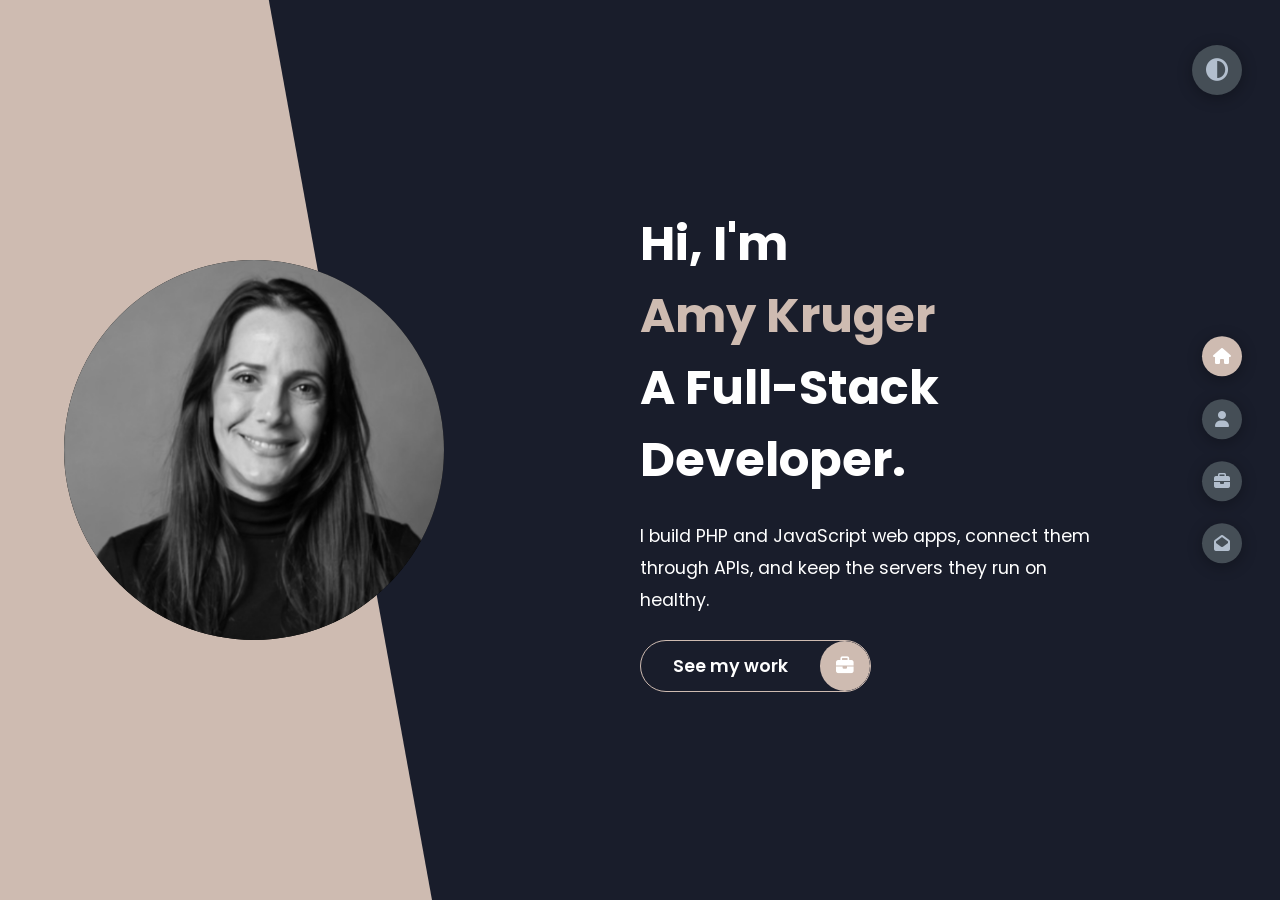
<file: index.html>
<!doctype html>
<html lang="en">
  <!-- ==================================================
       HEAD: meta, título, estilos, fuentes e iconos
       ================================================== -->
  <head>
    <meta charset="UTF-8" />
    <meta http-equiv="X-UA-Compatible" content="IE=edge" />
    <meta name="viewport" content="width=device-width, initial-scale=1.0" />
    <title>Amaranta Kruger | Full-Stack Developer</title>
    <meta
      name="description"
      content="Amaranta (Amy) Kruger, Full-Stack Developer in Barcelona. PHP, Laravel, JavaScript and Vue.js web apps, APIs and server infrastructure."
    />
    <!-- Hoja de estilos propia -->
    <link rel="stylesheet" href="styles/styles.css" />
    <!-- Google Fonts (preconnect) -->
    <link rel="preconnect" href="https://fonts.googleapis.com" />
    <link rel="preconnect" href="https://fonts.gstatic.com" crossorigin />
    <!-- Font Awesome (iconos) -->
    <link
      rel="stylesheet"
      href="https://cdnjs.cloudflare.com/ajax/libs/font-awesome/6.1.2/css/all.min.css"
      integrity="sha512-1sCRPdkRXhBV2PBLUdRb4tMg1w2YPf37qatUFeS7zlBy7jJI8Lf4VHwWfZZfpXtYSLy85pkm9GaYVYMfw5BC1A=="
      crossorigin="anonymous"
      referrerpolicy="no-referrer"
    />
    <!-- Fuente Poppins -->
    <link
      href="https://fonts.googleapis.com/css2?family=Poppins:ital,wght@0,400;0,500;0,600;0,700;1,400;1,600&display=swap"
      rel="stylesheet"
    />
  </head>
  <!-- ================= FIN HEAD ================= -->

  <body class="main-content">
    <!-- ==================================================
         HEADER / HERO (#home): foto, nombre y botón CV
         ================================================== -->
    <header class="container header active" id="home">
      <div class="header-content">
        <!-- Hero: columna izquierda (imagen) -->
        <div class="left-header">
          <div class="h-shape"></div>
          <div class="image">
            <img src="img/hero.png" alt="Portrait of Amaranta Kruger" />
          </div>
        </div>
        <!-- Hero: columna derecha (texto + botón a proyectos) -->
        <div class="right-header">
          <h1 class="name">
            Hi, I'm<br /><span>Amy Kruger</span><br />
            A Full-Stack Developer.
          </h1>
          <p>
            I build PHP and JavaScript web apps, connect them through APIs, and
            keep the servers they run on healthy.
          </p>
          <div class="btn-con">
            <a href="#portfolio" class="main-btn" data-goto="portfolio">
              <span class="btn-text">See my work</span>
              <span class="btn-icon"><i class="fas fa-briefcase"></i></span>
            </a>
          </div>
        </div>
      </div>
    </header>
    <!-- ================= FIN HEADER / HERO ================= -->

    <main>
      <!-- ==================================================
           ABOUT ME (#about)
           ================================================== -->
      <section class="container about" id="about">
        <!-- About: título -->
        <div class="main-title">
          <h2>About <span>me</span><span class="bg-text">About Me</span></h2>
        </div>
        <div class="about-container">
          <!-- About: texto de presentación (izquierda) -->
          <div class="left-about">
            <h4>Information About me</h4>
            <p>
              I'm a Full-Stack Developer based in Barcelona with 3.5+ years of
              professional experience building and maintaining web applications
              in PHP (OOP), MySQL and JavaScript, connected through REST and
              third-party APIs. At BlueMediaAds, an email marketing company
              serving the Netherlands, Belgium, Germany, Poland and Switzerland,
              I built a real-estate CRM integrated with HubSpot, Pipeliner,
              Stripe and Chargebee, managed a Laravel data-intake API, and took
              full ownership of production: servers on OVH and Host Europe, DNS,
              SSL and the email sending infrastructure.
              <br />
              <br />
              Before tech, I spent six years as a Project Manager in audiovisual
              production and advertising in Buenos Aires, working with agencies
              like BBDO and Ogilvy. That background and my degree in Image and
              Sound Design give me a real eye for design and UX, and the habit
              of delivering on tight deadlines. Today I work with Laravel,
              Vue.js and AI tools every day, including AI-powered apps built on
              the Claude API.
            </p>
            <div class="btn-con">
              <a href="#contact" class="main-btn" data-goto="contact">
                <span class="btn-text">Get in touch</span>
                <span class="btn-icon"><i class="fas fa-envelope"></i></span>
              </a>
            </div>
          </div>
          <!-- About: cifras destacadas (derecha) -->
          <div class="right-about">
            <div class="about-item">
              <div class="abt-text">
                <p class="large-text">3.5+</p>
                <p class="small-text">
                  Years as a <br />
                  Full-Stack Developer
                </p>
              </div>
            </div>
            <div class="about-item">
              <div class="abt-text">
                <p class="large-text">6</p>
                <p class="small-text">
                  Years in Project <br />
                  Management
                </p>
              </div>
            </div>
            <div class="about-item">
              <div class="abt-text">
                <p class="large-text">5</p>
                <p class="small-text">
                  European Markets <br />
                  Served
                </p>
              </div>
            </div>
            <div class="about-item">
              <div class="abt-text">
                <p class="large-text">20+</p>
                <p class="small-text">Projects Led</p>
              </div>
            </div>
          </div>
        </div>

        <!-- ---------- About: MY SKILLS (agrupadas por área, sin porcentajes) ---------- -->
        <div class="about-stats">
          <h4 class="stat-title">My Skills</h4>
          <div class="skill-groups">
            <!-- Backend -->
            <div class="skill-group">
              <p class="skill-group-title">Backend</p>
              <ul class="skill-tags">
                <li>PHP (OOP)</li>
                <li>Laravel</li>
                <li>REST APIs</li>
                <li>MySQL / MariaDB</li>
                <li>PHPUnit</li>
                <li>DDD</li>
              </ul>
            </div>
            <!-- Frontend -->
            <div class="skill-group">
              <p class="skill-group-title">Frontend</p>
              <ul class="skill-tags">
                <li>JavaScript</li>
                <li>Vue.js</li>
                <li>React</li>
                <li>HTML5</li>
                <li>CSS3</li>
                <li>Tailwind CSS</li>
                <li>Bootstrap</li>
                <li>jQuery</li>
              </ul>
            </div>
            <!-- Servidores y herramientas -->
            <div class="skill-group">
              <p class="skill-group-title">Servers &amp; Tools</p>
              <ul class="skill-tags">
                <li>Linux</li>
                <li>Apache</li>
                <li>Git / GitHub</li>
                <li>Composer</li>
                <li>NPM</li>
                <li>DNS &amp; SSL</li>
                <li>OVH</li>
                <li>Host Europe</li>
              </ul>
            </div>
            <!-- IA -->
            <div class="skill-group">
              <p class="skill-group-title">AI-Assisted Development</p>
              <ul class="skill-tags">
                <li>Claude API</li>
                <li>Claude Code</li>
                <li>GitHub Copilot</li>
              </ul>
            </div>
            <!-- Integraciones -->
            <div class="skill-group">
              <p class="skill-group-title">Integrations</p>
              <ul class="skill-tags">
                <li>HubSpot</li>
                <li>Pipeliner</li>
                <li>Stripe</li>
                <li>Chargebee</li>
                <li>SparkPost</li>
                <li>Ongage</li>
              </ul>
            </div>
            <!-- Diseño -->
            <div class="skill-group">
              <p class="skill-group-title">Design &amp; Prototyping</p>
              <ul class="skill-tags">
                <li>Figma</li>
                <li>Wireframing</li>
                <li>Adobe Illustrator</li>
                <li>Adobe InDesign</li>
              </ul>
            </div>
          </div>
        </div>
        <!-- ---------- Fin MY SKILLS ---------- -->

        <!-- ---------- About: MY TIMELINE (experiencia y formación) ---------- -->
        <h4 class="stat-title">My Timeline</h4>
        <div class="timeline">
          <!-- Timeline: BlueMediaAds (2022 - 2026) -->
          <div class="timeline-item">
            <div class="tl-icon">
              <i class="fas fa-briefcase"></i>
            </div>
            <p class="tl-duration">Oct 2022 - Mar 2026</p>
            <h5>
              Full-Stack Developer<span> - BlueMediaAds, Barcelona, Spain</span>
            </h5>
            <ul class="tl-list">
              <li>
                Built and maintained web applications in PHP (OOP) and
                MySQL/MariaDB on a LAMP stack, with responsive front-end
                (JavaScript, jQuery, Ajax, Bootstrap) and Git/GitHub version
                control.
              </li>
              <li>
                Built a real-estate CRM with role management, automatic lead
                assignment and relational data modeling, integrated via API with
                HubSpot, Pipeliner, Stripe and Chargebee, through to production.
              </li>
              <li>
                Managed the Laravel data-intake API: onboarding new data
                providers and monitoring the contact databases that fed
                automated mass email campaigns across Europe.
              </li>
              <li>
                Took autonomous ownership of production environments, reporting
                directly to the CEO.
              </li>
              <li>
                Managed servers and domains on OVH and Host Europe (DNS, SPF,
                DKIM, DMARC, SSL/Sectigo) and the sending infrastructure on
                SparkPost and Ongage.
              </li>
              <li>
                Built landing pages and maintained WordPress sites, with
                tracking set up through Google Tag Manager.
              </li>
              <li>
                Debugged and resolved production issues, and wrote technical
                documentation and internal tutorials.
              </li>
            </ul>
          </div>
          <!-- Timeline: GaoTek internship (2022) -->
          <div class="timeline-item">
            <div class="tl-icon">
              <i class="fas fa-briefcase"></i>
            </div>
            <p class="tl-duration">Jun - Sep 2022</p>
            <h5>
              Software Developer Intern<span> - GAOTek Inc., Remote</span>
            </h5>
            <ul class="tl-list">
              <li>
                Debugged, tested and documented code across several
                applications.
              </li>
              <li>
                Researched, investigated and fixed a wide range of technical
                issues.
              </li>
            </ul>
          </div>
          <!-- Timeline: Mindroom diploma (2021 - 2023) -->
          <div class="timeline-item">
            <div class="tl-icon">
              <i class="fas fa-graduation-cap"></i>
            </div>
            <p class="tl-duration">2021 - 2023</p>
            <h5>
              Website Development Diploma<span>
                - Mindroom Institute, Burleigh Heads, Australia</span
              >
            </h5>
            <ul class="tl-list">
              <li>
                Responsive full-stack web apps, from design to front-end and
                backend code.
              </li>
              <li>Front-end: HTML, CSS, JavaScript and Bootstrap.</li>
              <li>Backend: PHP, MySQL and MongoDB.</li>
              <li>Frameworks: Django (Python) and React. CMS: WordPress.</li>
              <li>Wireframing with Figma and Adobe Illustrator.</li>
              <li>W3C standards testing, debugging and performance testing.</li>
            </ul>
          </div>
          <!-- Timeline: Eagle Academy business certificate (2020) -->
          <div class="timeline-item">
            <div class="tl-icon">
              <i class="fas fa-graduation-cap"></i>
            </div>
            <p class="tl-duration">2020</p>
            <h5>
              Business Certificate I<span>
                - Eagle Academy, Burleigh Heads, Australia</span
              >
            </h5>
            <ul class="tl-list">
              <li>
                Basic economics and accounting, administrative and managerial
                processes, and entrepreneurship.
              </li>
            </ul>
          </div>
          <!-- Timeline: TVD Project Manager (2012 - 2018) -->
          <div class="timeline-item">
            <div class="tl-icon">
              <i class="fas fa-briefcase"></i>
            </div>
            <p class="tl-duration">2012 - 2018</p>
            <h5>Project Manager<span> - TVD, Buenos Aires, Argentina</span></h5>
            <ul class="tl-list">
              <li>
                Coordinated audiovisual production and post-production projects.
              </li>
              <li>
                Worked with the Adobe suite, video formats and codecs, delivery
                protocols and player technologies.
              </li>
              <li>
                Worked in partnership with advertising agencies such as BBDO and
                Ogilvy.
              </li>
            </ul>
          </div>
          <!-- Timeline: UBA Image and Sound Design -->
          <div class="timeline-item">
            <div class="tl-icon">
              <i class="fas fa-graduation-cap"></i>
            </div>
            <p class="tl-duration">2007 - 2014</p>
            <h5>
              Degree in Image and Sound Design<span>
                - University of Buenos Aires, Argentina</span
              >
            </h5>
            <ul class="tl-list">
              <li>
                Video and sound editing with Adobe Premiere Pro and Final Cut.
              </li>
              <li>3D animation with 3ds Max.</li>
              <li>Project budgeting and industry standards.</li>
              <li>Aesthetics, cinema and art theory.</li>
            </ul>
          </div>
        </div>
        <!-- ---------- Fin MY TIMELINE ---------- -->
      </section>
      <!-- ================= FIN ABOUT ME ================= -->

      <!-- ==================================================
           PORTFOLIO / MY WORK (#portfolio)
           ================================================== -->
      <section class="container" id="portfolio">
        <!-- Portfolio: título e intro -->
        <div class="main-title">
          <h2>My <span>Work</span><span class="bg-text">My Work</span></h2>
        </div>
        <p class="port-text">
          Personal projects and production work at BlueMediaAds, from full-stack
          apps to payment integrations.
        </p>

        <div class="portfolios">
          <!-- Proyecto: Order Normalizer Agent (en desarrollo) -->
          <div class="portfolio-item">
            <div class="image">
              <img
                src="img/order_normalizer_agent.png"
                alt="Order Normalizer Agent interface normalizing a restaurant order"
              />
            </div>
            <div class="hover-items">
              <h3>Project Source</h3>
              <div class="icons">
                <a
                  href="https://github.com/amarantak/order-normalizer-agent"
                  class="icon"
                  target="_blank"
                  rel="noopener noreferrer"
                  aria-label="Order Normalizer Agent source code on GitHub"
                >
                  <i class="fab fa-github"></i>
                </a>
              </div>
            </div>
            <div class="portfolio-text">
              <h4>Order Normalizer Agent</h4>
              <p>
                Technologies: Laravel 12, Vue 3, Claude API, DDD, PHPUnit.<br />
                Features: AI agent that normalizes restaurant orders from
                multiple POS formats into a unified schema and detects
                anomalies. Uses an agentic reason, validate and correct loop,
                escalating to human review when the data doesn't add up.<br />
                Start Date: 2026 (work in progress)<br />
              </p>
            </div>
          </div>
          <!-- Proyecto: Online Store (Macondo) -->
          <div class="portfolio-item">
            <div class="image">
              <img src="img/macondo.png" alt="Macondo Cerámica online store" />
            </div>
            <div class="hover-items">
              <h3>Project Source</h3>
              <div class="icons">
                <a
                  href="https://github.com/amarantak/macondo_tienda"
                  class="icon"
                  target="_blank"
                  rel="noopener noreferrer"
                  aria-label="Macondo Cerámica source code on GitHub"
                >
                  <i class="fab fa-github"></i>
                </a>
              </div>
            </div>
            <div class="portfolio-text">
              <h4>Macondo Cerámica Online Store</h4>
              <p>
                Technologies: OOP PHP, PDO, MySQL, Stripe SDK.<br />
                Features: Online store with payments and an admin section with
                CRUD. Built from architecture to production, using Claude as a
                development assistant.<br />
                Start Date: 2026<br />
              </p>
            </div>
          </div>
          <!-- Proyecto: Laravel Blog website -->
          <div class="portfolio-item">
            <div class="image">
              <img src="img/laravel.png" alt="Laravel blog website" />
            </div>
            <div class="hover-items">
              <h3>Project Source</h3>
              <div class="icons">
                <a
                  href="https://github.com/amarantak/laravel_website"
                  class="icon"
                  target="_blank"
                  rel="noopener noreferrer"
                  aria-label="Laravel blog source code on GitHub"
                >
                  <i class="fab fa-github"></i>
                </a>
              </div>
            </div>
            <div class="portfolio-text">
              <h4>Laravel Blog Website</h4>
              <p>
                Technologies: Laravel 8, MySQL, Bootstrap, CSS.<br />
                Features: Multipage website with authentication, MySQL and
                CRUD.<br />
                Start Date: 2024<br />
              </p>
            </div>
          </div>
          <!-- Proyecto: CRM app for BlueMediaAds (Instantcall) -->
          <div class="portfolio-item">
            <div class="image">
              <img src="img/instantcall.jpg" alt="Instantcall CRM" />
            </div>
            <div class="hover-items">
              <h3>Video Demos</h3>
              <div class="icons">
                <a
                  href="https://www.youtube.com/@instantcall"
                  class="icon"
                  target="_blank"
                  rel="noopener noreferrer"
                  aria-label="Instantcall video demos on YouTube"
                >
                  <i class="fab fa-youtube"></i>
                </a>
              </div>
            </div>
            <div class="portfolio-text">
              <h4>Real-Estate CRM for BlueMediaAds</h4>
              <p>
                Technologies: PHP, MySQL, REST APIs, Bootstrap, CSS, JS.<br />
                Features: Admin, moderator and agent roles, automatic lead
                assignment, HubSpot and Pipeliner integrations, Stripe and
                Chargebee billing. Built by me under a senior developer's
                supervision, through to production.<br />
                Start Date: 2023<br />
              </p>
            </div>
          </div>
          <!-- Proyecto: Website for BlueMediaAds (Instantcall web) -->
          <div class="portfolio-item">
            <div class="image">
              <img
                src="img/instantcall_web.png"
                alt="Instantcall website homepage"
              />
            </div>
            <div class="hover-items">
              <h3>Visit Website</h3>
              <div class="icons">
                <a
                  href="https://instantcall.io/pages/index.php"
                  class="icon"
                  target="_blank"
                  rel="noopener noreferrer"
                  aria-label="Visit the Instantcall website"
                >
                  <i class="fas fa-link"></i>
                </a>
              </div>
            </div>
            <div class="portfolio-text">
              <h4>Website for BlueMediaAds</h4>
              <p>
                Technologies: Bootstrap, HTML, CSS, PHP, JS.<br />
                Features: Multipage responsive website with contact form.<br />
                Start Date: 2024<br />
              </p>
            </div>
          </div>
          <!-- Proyecto: PHP Checkout (Stripe) -->
          <div class="portfolio-item">
            <div class="image">
              <img src="img/stripe.png" alt="PHP checkout with Stripe" />
            </div>
            <div class="hover-items">
              <h3>Project Source</h3>
              <div class="icons">
                <a
                  href="https://github.com/amarantak/php_stripe_app"
                  class="icon"
                  target="_blank"
                  rel="noopener noreferrer"
                  aria-label="PHP checkout source code on GitHub"
                >
                  <i class="fab fa-github"></i>
                </a>
              </div>
            </div>
            <div class="portfolio-text">
              <h4>PHP Checkout</h4>
              <p>
                Technologies: OOP PHP, Stripe API, MySQL, JS, Bootstrap.<br />
                Features: Payment page with an admin view for transactions and
                customers.<br />
                Start Date: 2023<br />
              </p>
            </div>
          </div>
          <!-- Proyecto: Gym Website Demo -->
          <div class="portfolio-item">
            <div class="image">
              <img src="img/gym.png" alt="Gym website homepage" />
            </div>
            <div class="hover-items">
              <h3>Project Source</h3>
              <div class="icons">
                <a
                  href="https://github.com/amarantak/gym-demo"
                  class="icon"
                  target="_blank"
                  rel="noopener noreferrer"
                  aria-label="Gym website source code on GitHub"
                >
                  <i class="fab fa-github"></i>
                </a>
              </div>
            </div>
            <div class="portfolio-text">
              <h4>Gym Website Demo</h4>
              <p>
                Technologies: PHP, MySQL, HTML, CSS.<br />
                Features: Multipage website with admin, staff and user
                sections.<br />
                Start Date: March 2022<br />
              </p>
            </div>
          </div>
          <!-- Proyecto: Simple Website (3D) -->
          <div class="portfolio-item">
            <div class="image">
              <img src="img/3d2.jpg" alt="3D themed website" />
            </div>
            <div class="hover-items">
              <h3>Project Source</h3>
              <div class="icons">
                <a
                  href="https://github.com/amarantak/3d-website"
                  class="icon"
                  target="_blank"
                  rel="noopener noreferrer"
                  aria-label="Simple website source code"
                >
                  <i class="fab fa-github"></i>
                </a>
              </div>
            </div>
            <div class="portfolio-text">
              <h4>Simple Website</h4>
              <p>
                Technologies: HTML, CSS, JS.<br />
                Features: Homepage, contact and projects pages.<br />
                Start Date: Feb 2022<br />
              </p>
            </div>
          </div>
          <!-- Proyecto: To do List App -->
          <div class="portfolio-item">
            <div class="image">
              <img
                src="img/todo.jpg"
                alt="To-do list web app"
                class="fit-contain"
              />
            </div>
            <div class="hover-items">
              <h3>Project Source</h3>
              <div class="icons">
                <a
                  href="https://github.com/amarantak/ToDoList"
                  class="icon"
                  target="_blank"
                  rel="noopener noreferrer"
                  aria-label="To-do list source code on GitHub"
                >
                  <i class="fab fa-github"></i>
                </a>
              </div>
            </div>
            <div class="portfolio-text">
              <h4>To-Do List App</h4>
              <p>
                Technologies: HTML, CSS, vanilla JavaScript.<br />
                Features: Create, read, update and delete tasks.<br />
                Start Date: January 2021<br />
              </p>
            </div>
          </div>
        </div>
      </section>
      <!-- ================= FIN PORTFOLIO ================= -->

      <!-- ==================================================
           CONTACT (#contact)
           ================================================== -->
      <section class="container contact" id="contact">
        <div class="contact-container">
          <!-- Contact: título -->
          <div class="main-title">
            <h2>
              Contact <span>Me</span><span class="bg-text">ContactMe</span>
            </h2>
          </div>
          <div class="contact-content-con">
            <!-- Contact: datos de contacto (izquierda) -->
            <div class="left-contact">
              <h4>Contact me here</h4>
              <p>
                Thanks for stopping by. Send me a message with the form and I'll
                get back to you soon.
              </p>
              <div class="contact-info">
                <!-- Dato: ubicación -->
                <div class="contact-item">
                  <div class="icon">
                    <i class="fas fa-map-marker-alt"></i>
                    <span>Location :</span>
                  </div>
                  <p>Barcelona, Spain</p>
                </div>
                <!-- Dato: email -->
                <div class="contact-item">
                  <div class="icon">
                    <i class="fas fa-envelope"></i>
                    <span>Email :</span>
                  </div>
                  <p>
                    <span>amarantakruger@gmail.com</span>
                  </p>
                </div>
                <!-- Dato: idiomas -->
                <div class="contact-item">
                  <div class="icon">
                    <i class="fas fa-globe-europe"></i>
                    <span>Languages :</span>
                  </div>
                  <p>
                    <span>Spanish, English, Catalan (basic)</span>
                  </p>
                </div>
              </div>
              <!-- Contact: iconos redes (LinkedIn, GitHub) -->
              <div class="contact-icons">
                <div class="contact-icon">
                  <a
                    href="https://www.linkedin.com/in/amaranta-kruger-439649101/"
                    target="_blank"
                    rel="noopener noreferrer"
                    aria-label="LinkedIn profile"
                  >
                    <i class="fa-brands fa-linkedin-in"></i>
                  </a>
                  <a
                    href="https://github.com/amarantak"
                    target="_blank"
                    rel="noopener noreferrer"
                    aria-label="GitHub profile"
                  >
                    <i class="fab fa-github"></i>
                  </a>
                </div>
              </div>
            </div>
            <!-- Contact: formulario (derecha, vía formsubmit.co) -->
            <div class="right-contact">
              <form
                method="POST"
                action="https://formsubmit.co/amarantakruger@gmail.com"
              >
                <input
                  type="hidden"
                  name="_next"
                  value="https://amarantakruger.com/thankyou.html"
                />
                <!-- Form: nombre + email -->
                <div class="input-control i-c-2">
                  <input
                    type="text"
                    required
                    name="name"
                    placeholder="YOUR NAME"
                    aria-label="Your name"
                  />
                  <input
                    type="email"
                    required
                    name="email"
                    placeholder="YOUR EMAIL"
                    aria-label="Your email"
                  />
                </div>
                <!-- Form: asunto -->
                <div class="input-control">
                  <input
                    type="text"
                    required
                    name="subject"
                    placeholder="ENTER SUBJECT"
                    aria-label="Subject"
                  />
                </div>
                <!-- Form: mensaje -->
                <div class="input-control">
                  <textarea
                    name="message"
                    required
                    cols="15"
                    rows="8"
                    placeholder="Message Here..."
                    aria-label="Message"
                  ></textarea>
                </div>
                <!-- Form: botón enviar -->
                <div class="submit-btn">
                  <button type="submit" class="main-btn">
                    <span class="btn-text">Send Message</span>
                    <span class="btn-icon"
                      ><i class="fa-solid fa-paper-plane"></i
                    ></span>
                  </button>
                </div>
              </form>
            </div>
          </div>
        </div>
      </section>
      <!-- ================= FIN CONTACT ================= -->
    </main>

    <!-- ==================================================
         NAVEGACIÓN LATERAL (botones de sección)
         ================================================== -->
    <div class="controls">
      <div class="control control-1 active-btn" data-id="home">
        <i class="fas fa-home"></i>
      </div>
      <div class="control control-2" data-id="about">
        <i class="fas fa-user"></i>
      </div>
      <div class="control control-3" data-id="portfolio">
        <i class="fas fa-briefcase"></i>
      </div>
      <div class="control control-5" data-id="contact">
        <i class="fas fa-envelope-open"></i>
      </div>
    </div>

    <!-- ========== BOTÓN CAMBIO DE TEMA (claro/oscuro) ========== -->
    <div class="theme-btn">
      <i class="fas fa-adjust"></i>
    </div>

    <!-- ========== SCRIPTS ========== -->
    <script src="js/app.js"></script>
  </body>
</html>
</file>
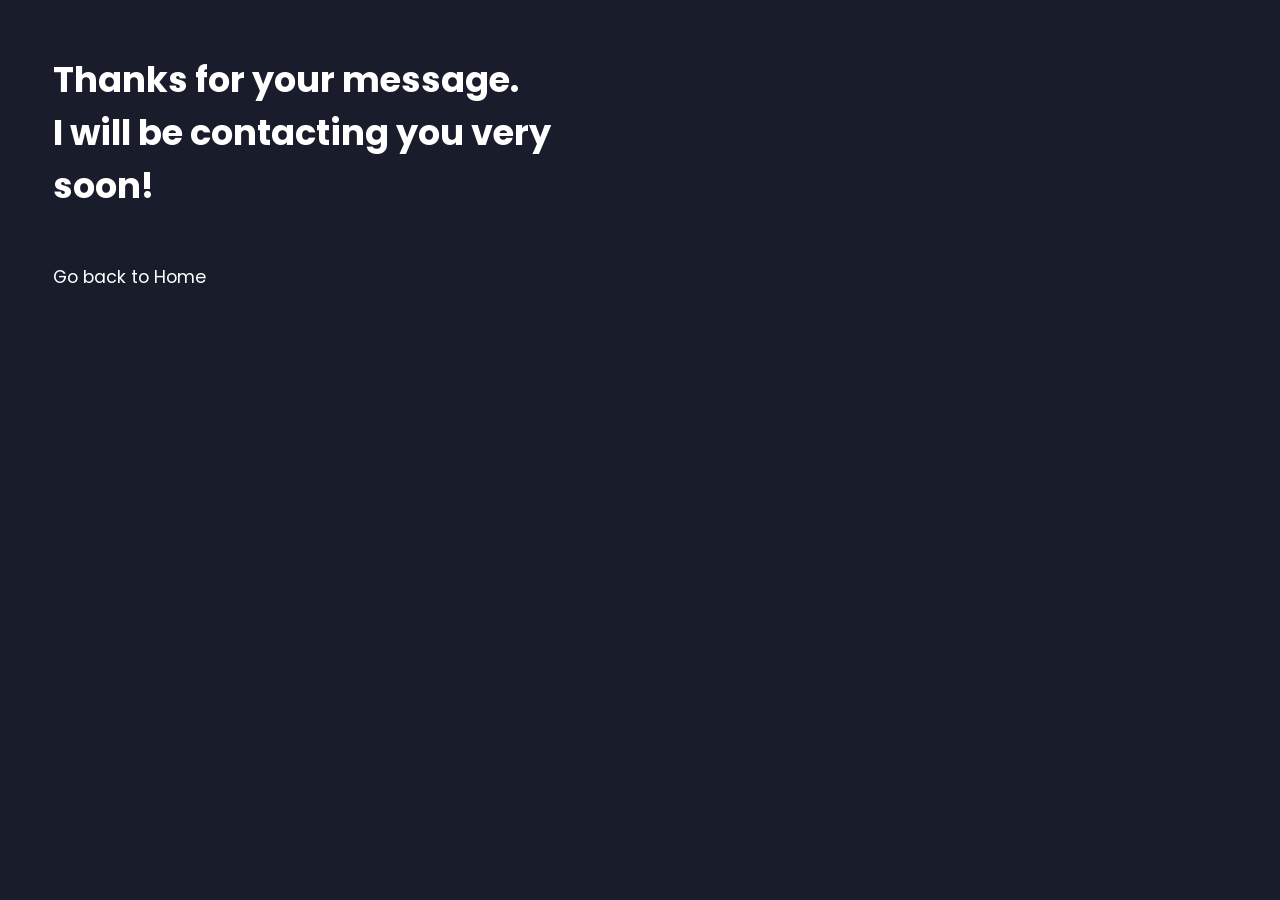
<file: thankyou.html>
<!DOCTYPE html>
<html lang="en">

<head>
    <meta charset="UTF-8" />
    <meta http-equiv="X-UA-Compatible" content="IE=edge" />
    <meta name="viewport" content="width=device-width, initial-scale=1.0" />
    <title>Document</title>
    <link rel="stylesheet" href="styles/styles.css" />
    <link rel="preconnect" href="https://fonts.googleapis.com" />
    <link rel="preconnect" href="https://fonts.gstatic.com" crossorigin />
    <link rel="stylesheet" href="https://cdnjs.cloudflare.com/ajax/libs/font-awesome/6.1.2/css/all.min.css" integrity="sha512-1sCRPdkRXhBV2PBLUdRb4tMg1w2YPf37qatUFeS7zlBy7jJI8Lf4VHwWfZZfpXtYSLy85pkm9GaYVYMfw5BC1A==" crossorigin="anonymous" referrerpolicy="no-referrer" />
    <link href="https://fonts.googleapis.com/css2?family=Poppins:ital,wght@0,400;0,700;1,400;1,600&display=swap" rel="stylesheet" />
</head>

<body class="main-content">
    <header class="container header active" id="home">
        <div class="header-content">
            <div class="header-thankyou">
                <h1 class="message">
                    Thanks for your message.<br>I will be contacting you very soon!
                </h1><br><br>
                <a href="index.html
                ">Go back to Home</a>
            </div>
        </div>
    </header>

</body>

</html>
</file>
<file: styles/styles.css>
* {
  margin: 0;
  padding: 0;
  box-sizing: border-box;
  list-style: none;
}

:root {
  --color-primary: #191d2b;
  --color-secondary: #cebbb1;
  --color-white: #FFFFFF;
  --color-black: #000;
  --color-grey0: #f8f8f8;
  --color-grey-1: #dbe1e8;
  --color-grey-2: #b2becd;
  --color-grey-3: #6c7983;
  --color-grey-4: #454e56;
  --color-grey-5: #2a2e35;
  --color-grey-6: #12181b;
  --br-sm-2: 14px;
  --box-shadow-1: 0 3px 15px rgba(0, 0, 0, .3);
}

.light-mode {
  --color-primary: #FFFFFF;
  --color-secondary: #c29f8d;
  --color-white: #454e56;
  --color-black: #000;
  --color-grey0: #f8f8f8;
  --color-grey-1: #6c7983;
  --color-grey-2: #6c7983;
  --color-grey-3: #6c7983;
  --color-grey-4: #454e56;
  --color-grey-5: #f8f8f8;
  --color-grey-6: #12181b;
}

body {
  background-color: var(--color-primary);
  font-family: "Poppins", sans-serif;
  font-size: 1.1rem;
  color: var(--color-white);
  transition: all 0.4s ease-in-out;
}

a {
  display: inline-block;
  text-decoration: none;
  color: inherit;
  font-family: inherit;
}

header {
  min-height: 100vh;
  color: var(--color-white);
  overflow: hidden;
  padding: 0 !important;
}

section {
  min-height: 100vh;
  width: 100%;
  position: absolute;
  left: 0;
  top: 0;
  padding: 3rem 18rem;
}

.container {
  display: none;
  transform: translateY(-100%) scale(0);
  transition: all 0.4s ease-in-out;
  background-color: var(--color-primary);
}

.active {
  display: block;
  -webkit-animation: appear 1s ease-in-out;
          animation: appear 1s ease-in-out;
  transform: translateY(0) scaleY(1);
}

@-webkit-keyframes appear {
  0% {
    transform: translateY(-100%) scaleY(0);
  }
  100% {
    transform: translateY(0) scaleY(1);
  }
}

@keyframes appear {
  0% {
    transform: translateY(-100%) scaleY(0);
  }
  100% {
    transform: translateY(0) scaleY(1);
  }
}
.controls {
  position: fixed;
  z-index: 10;
  top: 50%;
  right: 3%;
  display: flex;
  flex-direction: column;
  align-items: center;
  justify-content: center;
  transform: translateY(-50%);
}

.controls .control {
  padding: 1rem;
  cursor: pointer;
  background-color: var(--color-grey-4);
  width: 40px;
  height: 40px;
  border-radius: 50%;
  display: flex;
  justify-content: center;
  align-items: center;
  margin: 0.7rem 0;
  box-shadow: var(--box-shadow-1);
}

.controls .control i {
  font-size: 1rem;
  color: var(--color-grey-2);
  pointer-events: none;
}

.controls .active-btn {
  background-color: var(--color-secondary);
  transition: all 0.4s ease-in-out;
}

.controls .active-btn i {
  color: var(--color-white);
}

.theme-btn {
  top: 5%;
  right: 3%;
  width: 50px;
  height: 50px;
  border-radius: 50%;
  background-color: var(--color-grey-4);
  cursor: pointer;
  position: fixed;
  display: flex;
  justify-content: center;
  align-items: center;
  box-shadow: 0 3px 15px rgba(0, 0, 0, 0.3);
  transition: all 0.1s ease-in-out;
}

.theme-btn:active {
  transform: translateY(-3px);
}

.theme-btn i {
  font-size: 1.4rem;
  color: var(--color-grey-2);
  pointer-events: none;
}

/*Header-content*/
.header-content {
  display: grid;
  grid-template-columns: repeat(2, 1fr);
  min-height: 100vh;
}

.header-content .left-header {
  display: flex;
  align-items: center;
  position: relative;
}

.header-content .left-header .h-shape {
  transition: all 0.4s ease-in-out;
  width: 75%;
  height: 100%;
  background-color: var(--color-secondary);
  position: absolute;
  left: 0;
  top: 0;
  z-index: -1;
  clip-path: polygon(0 0, 56% 0, 90% 100%, 0% 100%);
}

.header-content .left-header .image {
  border-radius: 50%;
  width: 380px;
  height: 380px;
  margin-left: 4rem;
  background-color: var(--color-black);
  transition: all 0.4s ease-in-out;
}

.header-content .left-header .image img {
  width: 100%;
  height: 100%;
  border-radius: 50%;
  object-fit: cover;
  transition: all 0.4s ease-in-out;
  filter: grayscale(100%);
}

.header-content .left-header .image img:hover {
  filter: grayscale(0);
}

.header-content .right-header {
  display: flex;
  flex-direction: column;
  justify-content: center;
  padding-right: 10rem;
}

.header-content .right-header .name {
  font-size: 3rem;
}

.header-content .right-header .name span {
  color: var(--color-secondary);
}

.header-content .right-header p {
  margin: 1.5rem 0;
  line-height: 2rem;
}

/*About*/
.about-container {
  display: grid;
  grid-template-columns: repeat(2, 1fr);
  padding-top: 3.5rem;
  padding-bottom: 5rem;
}

.about-container .right-about {
  display: grid;
  grid-template-columns: repeat(2, 1fr);
  grid-gap: 2rem;
}

.about-container .right-about .about-item {
  border: 1px solid var(--color-grey-5);
  border-radius: 5px;
  transition: all 0.4s ease-in-out;
  box-shadow: 1px 2px 15px rgba(0, 0, 0, 0.2);
}

.about-container .right-about .about-item:hover {
  cursor: default;
  transform: translateY(-5px);
  border: 1px solid var(--color-secondary);
  box-shadow: 1px 4px 15px rgba(0, 0, 0, 0.32);
}

.about-container .right-about .about-item .abt-text {
  padding: 1.5rem;
  display: flex;
  flex-direction: column;
}

.about-container .right-about .about-item .abt-text .large-text {
  font-size: 3rem;
  font-weight: 700;
  color: var(--color-secondary);
}

.about-container .right-about .about-item .abt-text .small-text {
  padding-left: 3rem;
  position: relative;
  text-transform: uppercase;
  font-size: 1.2rem;
  color: var(--color-grey-1);
  letter-spacing: 2px;
}

.about-container .right-about .about-item .abt-text .small-text::before {
  content: "";
  position: absolute;
  left: 0;
  top: 15px;
  width: 2rem;
  height: 2px;
  background-color: var(--color-grey-5);
}

.about-container .left-about {
  padding-right: 5rem;
}

.about-container .left-about p {
  line-height: 2rem;
  padding: 1rem;
  color: var(--color-grey-1);
}

.about-container .left-about h4 {
  font-size: 2rem;
  text-transform: uppercase;
}

.about-stats {
  padding-bottom: 4rem;
}

/*Skills (etiquetas agrupadas; sustituye a las antiguas barras de progreso)*/
.about-stats .skill-groups {
  display: grid;
  grid-template-columns: repeat(2, 1fr);
  gap: 2rem 3rem;
}

.about-stats .skill-group-title {
  font-weight: 600;
  margin-bottom: 0.8rem;
  color: var(--color-secondary);
}

.about-stats .skill-tags {
  display: flex;
  flex-wrap: wrap;
  gap: 0.6rem;
}

.about-stats .skill-tags li {
  padding: 0.35rem 0.9rem;
  border: 1px solid var(--color-grey-4);
  border-radius: 30px;
  font-size: 0.9rem;
  line-height: 1.3;
  color: var(--color-grey-1);
  transition: border-color 0.3s ease-in-out;
}

.about-stats .skill-tags li:hover {
  border-color: var(--color-secondary);
}

.stat-title {
  text-transform: uppercase;
  font-size: 1.4rem;
  text-align: center;
  padding: 3.5rem 0;
  position: relative;
}

.stat-title::before {
  content: "";
  position: absolute;
  left: 50%;
  top: 0;
  width: 40%;
  height: 1px;
  background-color: var(--color-grey-5);
  transform: translateX(-50%);
}

/*Timeline*/
.timeline {
  display: grid;
  grid-template-columns: repeat(2, 1fr);
  grid-gap: 2rem;
  padding-bottom: 3rem;
}

.timeline .timeline-item {
  position: relative;
  padding-left: 3rem;
  border-left: 1px solid var(--color-grey-5);
}

.timeline .timeline-item .tl-icon {
  position: absolute;
  left: -27px;
  top: 0;
  background-color: var(--color-secondary);
  width: 50px;
  height: 50px;
  border-radius: 50%;
  display: flex;
  align-items: center;
  justify-content: center;
}

.timeline .timeline-item .tl-icon i {
  font-size: 1.3rem;
}

.timeline .timeline-item .tl-duration {
  padding: 0.2rem 0.6rem;
  background-color: var(--color-grey-5);
  border-radius: 15px;
  display: inline-block;
  font-size: 0.8rem;
  text-transform: uppercase;
  font-weight: 500;
}

.timeline .timeline-item h5 {
  padding: 1rem 0;
  text-transform: uppercase;
  font-size: 1.3rem;
  font-weight: 600;
}

.timeline .timeline-item h5 span {
  color: var(--color-grey-2);
  font-weight: 500;
  font-size: 1.2rem;
}

.timeline .timeline-item p {
  color: var(--color-grey-2);
}

/*Lista de logros en el timeline (antes eran bullets en un solo párrafo)*/
.timeline .timeline-item .tl-list li {
  position: relative;
  padding-left: 1.2rem;
  margin-bottom: 0.5rem;
  color: var(--color-grey-2);
  line-height: 1.6;
}

.timeline .timeline-item .tl-list li::before {
  content: "";
  position: absolute;
  left: 0;
  top: 0.7em;
  width: 6px;
  height: 6px;
  border-radius: 50%;
  background-color: var(--color-secondary);
}

.port-text {
  padding: 2rem 0;
  text-align: center;
}

.portfolios {
  display: grid;
  grid-template-columns: repeat(3, 1fr);
  grid-gap: 2rem;
  margin-top: 3rem;
}

.portfolios .portfolio-item {
  position: relative;
  border-radius: 15px;
  /* columna flexible: el bloque de texto crece para igualar la altura de la fila */
  display: flex;
  flex-direction: column;
}

.portfolios .portfolio-item img {
  width: 100%;
  height: 300px;
  -o-object-fit: cover;
     object-fit: cover;
  -o-object-position: top;
     object-position: top;
  border-radius: 10px 10px 0 0;
}

/*fix para img de todo list*/
.portfolios .portfolio-item img.fit-contain {
  object-fit: contain;
  background-color: #f7a94a; /* color del gradiente, para que no se vea un hueco blanco */
}

.portfolios .portfolio-item .hover-items {
  width: 100%;
  height: 100%;
  background-color: var(--color-secondary);
  position: absolute;
  left: 0;
  top: 0;
  border-radius: 15px;
  display: flex;
  justify-content: center;
  align-items: center;
  flex-direction: column;
  opacity: 0;
  transform: scale(0);
  transition: all 0.4s ease-in-out;
}

.portfolios .portfolio-item .hover-items h3 {
  font-size: 1.5rem;
  color: var(--color-white);
  margin-bottom: 1.5rem;
}

.portfolios .portfolio-item .hover-items .icons {
  display: flex;
  justify-content: center;
  align-items: center;
}

.portfolios .portfolio-item .hover-items .icons .icon {
  background-color: var(--color-primary);
  border-radius: 50%;
  width: 50px;
  height: 50px;
  display: flex;
  align-items: center;
  justify-content: center;
  margin: 0 1rem;
  cursor: pointer;
  transition: all 0.4s ease-in-out;
}

.portfolios .portfolio-item .hover-items .icons .icon i {
  font-size: 1.5rem;
  color: var(--color-white);
  margin: 0 1rem;
}

.portfolios .portfolio-item .hover-items .icons .icon:hover {
  background-color: var(--color-white);
}

.portfolios .portfolio-item .hover-items .icons .icon:hover i {
  color: var(--color-primary);
}

.portfolio-item:hover .hover-items {
  opacity: 1;
  transform: scale(1);
}

.portfolios .portfolio-text {
  margin-top: -7px;
  padding: 1.1rem;
  border: 1px solid var(--color-secondary);
  flex: 1;
}

.portfolios .portfolio-text h4 {
  font-size: 1.5rem;
  margin-bottom: 0.7rem;
  transition: all 0.4s ease-in-out;
  cursor: pointer;
}

.portfolios .portfolio-item h4:hover {
  color: var(--color-secondary);
}

.portfolios .portfolio-item p {
  color: var(--color-grey-2);
  font-size: 1rem;
  line-height: 1.7;
  padding-bottom: 1rem;
}

.blogs {
  display: grid;
  grid-template-columns: repeat(3, 1fr);
  grid-gap: 2rem;
  margin-top: 3rem;
}

.blogs .blog {
  position: relative;
  background-color: var(--color-grey-5);
  border-radius: 5px;
  box-shadow: 1px 1px 20px rgba(0, 0, 0, 0.1);
  transition: all 0.4s ease-in-out;
}

.blogs .blog:hover {
  box-shadow: 1px 1px 20px rgba(0, 0, 0, 0.3);
  transform: translateY(-5px);
  transition: all 0.4s ease-in-out;
}

.blogs .blog:hover img {
  filter: grayscale(0);
  transform: scale(1.1);
  box-shadow: 0px 4px 15px rgba(0, 0, 0, 0.8);
}

.blogs .blog img {
  width: 100%;
  height: 300px;
  -o-object-fit: cover;
     object-fit: cover;
  border-top-left-radius: 5px;
  border-top-right-radius: 5px;
  filter: grayscale(100%);
  transition: all 0.4s ease-in-out;
}

.blogs .blog .blog-text {
  margin-top: -7px;
  padding: 1.1rem;
  border-top: 8px solid var(--color-secondary);
}

.blogs .blog .blog-text h4 {
  font-size: 1.5rem;
  margin-bottom: 0.7rem;
  transition: all 0.4s ease-in-out;
  cursor: pointer;
}

.blogs .blog .blog-text h4:hover {
  color: var(--color-secondary);
}

.blogs .blog .blog-text p {
  color: var(--color-grey-2);
  line-height: 2rem;
  padding-bottom: 1rem;
}

.contact-content-con {
  display: flex;
  padding-top: 3.5rem;
}

.contact-content-con .left-contact {
  flex: 2;
}

.contact-content-con .left-contact h4 {
  margin-top: 1rem;
  font-size: 2rem;
  text-transform: uppercase;
}

.contact-content-con .left-contact p {
  margin: 1rem 0;
  line-height: 2rem;
}

.contact-content-con .left-contact .contact-info .contact-item {
  display: flex;
  align-items: center;
  justify-content: space-between;
}

.contact-content-con .left-contact .contact-info .contact-item p {
  margin: 0.3rem 0 !important;
  padding: 0 !important;
}

.contact-content-con .left-contact .contact-info .contact-item .icon {
  display: grid;
  grid-template-columns: 40px 1fr;
}

.contact-content-con .left-contact .contact-info .contact-item .icon i {
  display: flex;
  align-items: center;
  font-size: 1.3rem;
}

.contact-content-con .left-contact .contact-icon {
  display: flex;
  margin-top: 2rem;
}

.contact-content-con .left-contact .contact-icon a {
  display: flex;
  align-items: center;
  color: var(--color-white);
  background-color: var(--color-grey-5);
  cursor: pointer;
  justify-content: center;
  width: 50px;
  height: 50px;
  border-radius: 50%;
  margin: 0 0.4rem;
  transition: all 0.4s ease-in-out;
}

.contact-content-con .left-contact .contact-icon a:hover {
  background-color: var(--color-secondary);
}

.contact-content-con .left-contact .contact-icon a:hover i {
  color: var(--color-primary);
}

.contact-content-con .left-contact .contact-icon a i {
  display: flex;
  align-items: center;
  justify-content: center;
  font-size: 1.3rem;
}

.contact-content-con .right-contact {
  flex: 3;
  margin-left: 3rem;
}

.contact-content-con .right-contact .input-control {
  margin: 1.5rem 0;
}

.contact-content-con .right-contact .input-control input,
.contact-content-con .right-contact .input-control textarea {
  border-radius: 30px;
  font-weight: inherit;
  font-size: inherit;
  font-family: inherit;
  padding: 0.8rem 1.1rem;
  outline: none;
  border: none;
  background-color: var(--color-grey-5);
  width: 100%;
  color: var(--color-white);
  resize: none;
}

/*Foco visible al navegar con teclado*/
.contact-content-con .right-contact .input-control input:focus-visible,
.contact-content-con .right-contact .input-control textarea:focus-visible,
a:focus-visible,
button:focus-visible {
  outline: 2px solid var(--color-secondary);
  outline-offset: 2px;
}

.contact-content-con .right-contact .i-c-2 {
  display: flex;
}

.contact-content-con .right-contact .i-c-2 :last-child {
  margin-left: 1.5rem;
}

.contact-content-con .right-contact .submit-btn {
  display: flex;
  justify-content: flex-start;
}

button {
  background-color: transparent;
}

/*Independed components*/
.btn-con {
  display: flex;
  align-self: flex-start;
}

.main-btn {
  border-radius: 30px;
  color: inherit;
  font-weight: 600;
  position: relative;
  border: 1px solid var(--color-secondary);
  display: flex;
  align-self: flex-start;
  align-items: center;
  overflow: hidden;
}

.main-btn .btn-text {
  padding: 0 2rem;
}

.main-btn .btn-icon {
  background-color: var(--color-secondary);
  display: flex;
  align-items: center;
  justify-content: center;
  border-radius: 50%;
  padding: 1rem;
}

.main-btn::before {
  content: "";
  position: absolute;
  top: 0;
  right: 0;
  transform: translateX(100%);
  transition: all 0.4s ease-out;
  z-index: -1;
}

.main-btn:hover {
  transition: all 0.4s ease-out;
}

.main-btn:hover::before {
  width: 100%;
  height: 100%;
  background-color: var(--color-secondary);
  transform: translateX(0);
  transition: all 0.4s ease-out;
}

.main-title {
  text-align: center;
}

.main-title h2 {
  position: relative;
  text-transform: uppercase;
  font-size: 4rem;
  font-weight: 700;
}

.main-title h2 span {
  color: var(--color-secondary);
}

.main-title h2 .bg-text {
  position: absolute;
  top: 50%;
  left: 50%;
  color: var(--color-grey-5);
  transition: all 0.4s ease-in-out;
  z-index: -1;
  transform: translate(-50%, -50%);
  font-weight: 800;
  font-size: 6.3rem;
}

.about-container .left-about p {
  padding-left: 0;
}

@media screen and (max-width: 600px) {
  header {
    padding: 0 !important;
  }
  .theme-btn {
    width: 50px;
    height: 50px;
  }
  .header-content {
    grid-template-columns: repeat(1, 1fr);
    padding-bottom: 6rem;
  }
  .left-header .h-shape {
    display: none;
  }
  .right-header {
    grid-row: 1;
    padding-right: 0rem !important;
    width: 90%;
    margin: 0 auto;
  }
  .right-header .name {
    font-size: 2.5rem !important;
    text-align: center;
    padding-top: 3rem;
  }

  .header-content .left-header .image {
  margin: 0 auto;
  width: 260px;
  height: 260px;
}

  .controls {
    top: auto;
    bottom: 0;
    flex-direction: row;
    justify-content: center;
    left: 50%;
    transform: translateX(-50%);
    width: 100%;
    background-color: var(--color-grey-5);
  }
  .controls .control {
    margin: 1rem 0.3rem;
  }
  .about-container {
    grid-template-columns: repeat(1, 1fr);
  }
  .about-container .right-about {
    grid-template-columns: repeat(1, 1fr);
    padding-top: 2.5rem;
  }
  .about-container .left-about {
    padding-right: 0;
  }
  .about-container .left-about p {
    padding-left: 0;
  }
  .timeline {
    grid-template-columns: repeat(1, 1fr);
    padding-bottom: 6rem;
  }
  .container {
    padding: 2rem 2.5rem !important;
  }
  .about-stats .skill-groups {
    grid-template-columns: repeat(1, 1fr);
  }
  .portfolios {
    grid-template-columns: repeat(1, 1fr);
    padding-bottom: 6rem;
    margin-top: 1rem;
  }
  .blogs {
    grid-template-columns: repeat(1, 1fr);
    padding-bottom: 6rem;
  }
  .contact-content-con {
    flex-direction: column;
  }
  .contact-content-con .right-contact {
    margin-left: 0;
    margin-top: 2.5rem;
  }
  .contact-content-con .right-contact .i-c-2 {
    flex-direction: column;
  }
  .contact-content-con .right-contact .i-c-2 :last-child {
    margin-left: 0;
    margin-top: 1.5rem;
  }
  .contact-content-con .right-contact {
    margin-bottom: 6rem;
  }
  .contact-item {
    flex-direction: column;
    margin: 1rem 0;
  }
  .contact-item p {
    font-size: 15px;
    color: var(--color-grey-2);
  }
  .contact-item span {
    font-size: 15px;
  }
  .contact-item .icon {
    grid-template-columns: 25px 1fr;
  }
  .main-title h2 {
    font-size: 2rem;
  }
  .main-title h2 span {
    font-size: 2.3rem;
  }
  .main-title h2 .bg-text {
    font-size: 2.3rem;
  }
}
@media screen and (max-width: 1432px) {
  .container {
    padding: 7rem 11rem;
  }
  .contact-content-con {
    flex-direction: column;
  }
  .contact-content-con .right-contact {
    margin-left: 0;
    margin-top: 2.5rem;
  }
  .contact-content-con .right-contact .i-c-2 {
    flex-direction: column;
  }
  .contact-content-con .right-contact .i-c-2 :last-child {
    margin-left: 0;
    margin-top: 1.5rem;
  }
  .contact-content-con .right-contact {
    margin-bottom: 6rem;
  }
  .main-title h2 .bg-text {
    font-size: 5.5rem;
  }
}
@media screen and (max-width: 1250px) {
  .blogs {
    grid-template-columns: repeat(2, 1fr);
    margin-top: 6rem;
  }
  .portfolios {
    grid-template-columns: repeat(2, 1fr);
  }
  .header-content .right-header {
    padding-right: 9rem;
  }
}
@media screen and (max-width: 660px) {
  .blogs {
    grid-template-columns: repeat(1, 1fr);
  }
  .portfolios {
    grid-template-columns: repeat(1, 1fr);
  }
}
@media screen and (max-width: 1070px) {
  .about-container {
    grid-template-columns: repeat(1, 1fr);
  }
  .about-container .right-about {
    padding-top: 2.5rem;
  }
  .main-title h2 {
    font-size: 4rem;
  }
  .main-title h2 span {
    font-size: 4rem;
  }
  .main-title h2 .bg-text {
    font-size: 4.5rem;
  }
}
@media screen and (max-width: 970px) {
  .container {
    padding: 7rem 6rem;
  }
  .about-container .left-about {
    padding-right: 0rem;
  }
  .header-content {
    grid-template-columns: repeat(1, 1fr);
    padding-bottom: 6rem;
  }
  .left-header .h-shape {
    display: none;
  }
  .left-header .image {
    width: 90% !important;
    margin: 0 auto !important;
  }
  .right-header {
    grid-row: 1;
    padding-right: 0rem !important;
    width: 90%;
    margin: 0 auto;
  }
  .right-header .name {
    font-size: 2.5rem !important;
    text-align: center;
    padding-top: 3rem;
  }
}
@media screen and (max-width: 700px) {
  .container {
    padding: 7rem 3rem;
  }
  .about-stats .skill-groups {
    grid-template-columns: repeat(1, 1fr);
  }
  .about-container .right-about {
    grid-template-columns: repeat(1, 1fr);
  }
  .timeline {
    grid-template-columns: repeat(1, 1fr);
  }
  .main-title h2 {
    font-size: 3rem;
  }
  .main-title h2 span {
    font-size: 3rem;
  }
  .main-title h2 .bg-text {
    font-size: 4rem;
  }
}
@media (prefers-reduced-motion: reduce) {
  *,
  *::before,
  *::after {
    animation: none !important;
    transition: none !important;
  }
}
.header-thankyou {
  padding: 3em;
}
</file>
